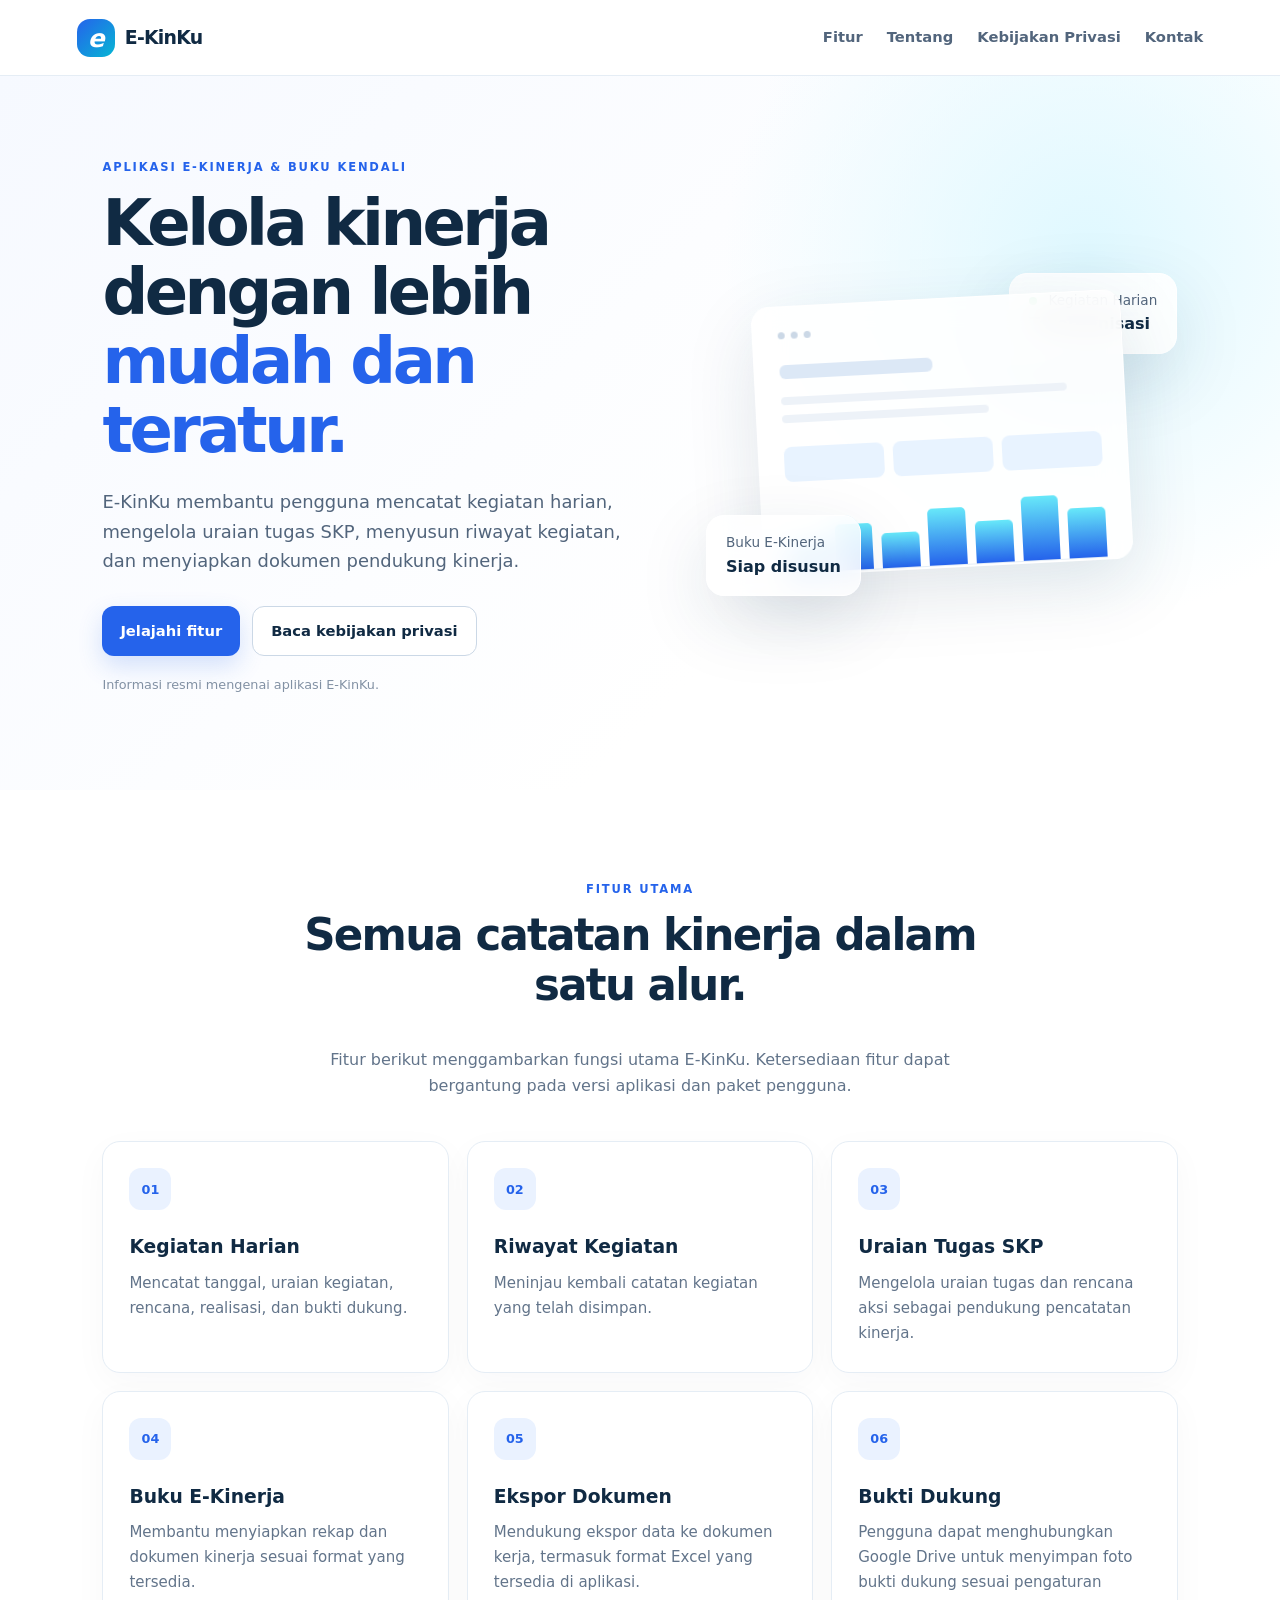
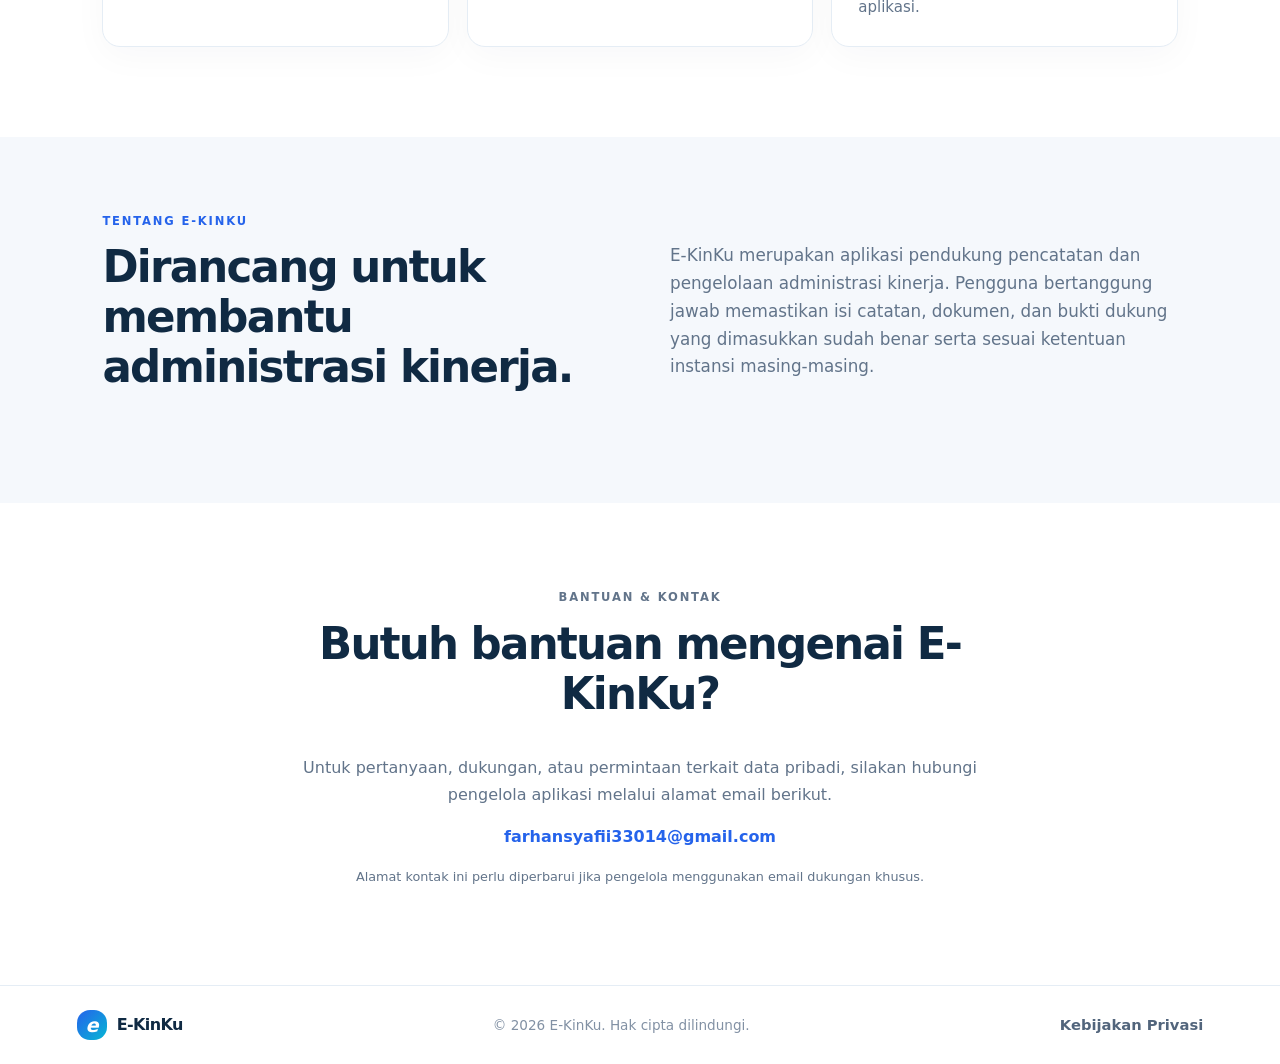
<file: index.html>
<!doctype html>
<html lang="id">
<head>
  <meta charset="utf-8">
  <meta name="viewport" content="width=device-width, initial-scale=1">
  <meta name="description" content="E-KinKu membantu pengelolaan kegiatan harian, uraian tugas SKP, riwayat kegiatan, dan Buku E-Kinerja.">
  <meta name="theme-color" content="#102a43">
  <title>E-KinKu — Aplikasi E-Kinerja dan Buku Kendali</title>
  <link rel="stylesheet" href="styles.css">
</head>
<body>
  <header class="site-header">
    <a class="brand" href="#beranda" aria-label="E-KinKu Beranda"><span class="brand-mark">e</span><span>E-KinKu</span></a>
    <nav aria-label="Navigasi utama">
      <a href="#fitur">Fitur</a>
      <a href="#tentang">Tentang</a>
      <a href="privacy-policy.html">Kebijakan Privasi</a>
      <a href="#kontak">Kontak</a>
    </nav>
  </header>

  <main>
    <section class="hero" id="beranda">
      <div class="hero-copy">
        <p class="eyebrow">APLIKASI E-KINERJA &amp; BUKU KENDALI</p>
        <h1>Kelola kinerja dengan lebih <span>mudah dan teratur.</span></h1>
        <p class="lead">E-KinKu membantu pengguna mencatat kegiatan harian, mengelola uraian tugas SKP, menyusun riwayat kegiatan, dan menyiapkan dokumen pendukung kinerja.</p>
        <div class="hero-actions">
          <a class="button primary" href="#fitur">Jelajahi fitur</a>
          <a class="button secondary" href="privacy-policy.html">Baca kebijakan privasi</a>
        </div>
        <p class="small-note">Informasi resmi mengenai aplikasi E-KinKu.</p>
      </div>
      <div class="hero-art" aria-hidden="true">
        <div class="glass-card card-top"><span class="dot"></span> Kegiatan Harian <strong>Terorganisasi</strong></div>
        <div class="glass-card card-main">
          <div class="mock-head"><span></span><span></span><span></span></div>
          <div class="mock-title"></div><div class="mock-line wide"></div><div class="mock-line"></div>
          <div class="mock-row"><i></i><i></i><i></i></div>
          <div class="mock-chart"><b></b><b></b><b></b><b></b><b></b><b></b><b></b></div>
        </div>
        <div class="glass-card card-bottom">Buku E-Kinerja <strong>Siap disusun</strong></div>
      </div>
    </section>

    <section class="section" id="fitur">
      <div class="section-heading"><p class="eyebrow">FITUR UTAMA</p><h2>Semua catatan kinerja dalam satu alur.</h2><p>Fitur berikut menggambarkan fungsi utama E-KinKu. Ketersediaan fitur dapat bergantung pada versi aplikasi dan paket pengguna.</p></div>
      <div class="feature-grid">
        <article class="feature"><div class="feature-icon">01</div><h3>Kegiatan Harian</h3><p>Mencatat tanggal, uraian kegiatan, rencana, realisasi, dan bukti dukung.</p></article>
        <article class="feature"><div class="feature-icon">02</div><h3>Riwayat Kegiatan</h3><p>Meninjau kembali catatan kegiatan yang telah disimpan.</p></article>
        <article class="feature"><div class="feature-icon">03</div><h3>Uraian Tugas SKP</h3><p>Mengelola uraian tugas dan rencana aksi sebagai pendukung pencatatan kinerja.</p></article>
        <article class="feature"><div class="feature-icon">04</div><h3>Buku E-Kinerja</h3><p>Membantu menyiapkan rekap dan dokumen kinerja sesuai format yang tersedia.</p></article>
        <article class="feature"><div class="feature-icon">05</div><h3>Ekspor Dokumen</h3><p>Mendukung ekspor data ke dokumen kerja, termasuk format Excel yang tersedia di aplikasi.</p></article>
        <article class="feature"><div class="feature-icon">06</div><h3>Bukti Dukung</h3><p>Pengguna dapat menghubungkan Google Drive untuk menyimpan foto bukti dukung sesuai pengaturan aplikasi.</p></article>
      </div>
    </section>

    <section class="about" id="tentang">
      <div><p class="eyebrow">TENTANG E-KINKU</p><h2>Dirancang untuk membantu administrasi kinerja.</h2></div>
      <p>E-KinKu merupakan aplikasi pendukung pencatatan dan pengelolaan administrasi kinerja. Pengguna bertanggung jawab memastikan isi catatan, dokumen, dan bukti dukung yang dimasukkan sudah benar serta sesuai ketentuan instansi masing-masing.</p>
    </section>

    <section class="contact" id="kontak">
      <p class="eyebrow">BANTUAN &amp; KONTAK</p><h2>Butuh bantuan mengenai E-KinKu?</h2>
      <p>Untuk pertanyaan, dukungan, atau permintaan terkait data pribadi, silakan hubungi pengelola aplikasi melalui alamat email berikut.</p>
      <p class="contact-email">farhansyafii33014@gmail.com</p>
      <p class="small-note">Alamat kontak ini perlu diperbarui jika pengelola menggunakan email dukungan khusus.</p>
    </section>
  </main>

  <footer><a class="brand footer-brand" href="#beranda"><span class="brand-mark">e</span><span>E-KinKu</span></a><p>© <span id="year"></span> E-KinKu. Hak cipta dilindungi.</p><a href="privacy-policy.html">Kebijakan Privasi</a></footer>
  <script>document.getElementById('year').textContent = new Date().getFullYear();</script>
</body>
</html>
</file>
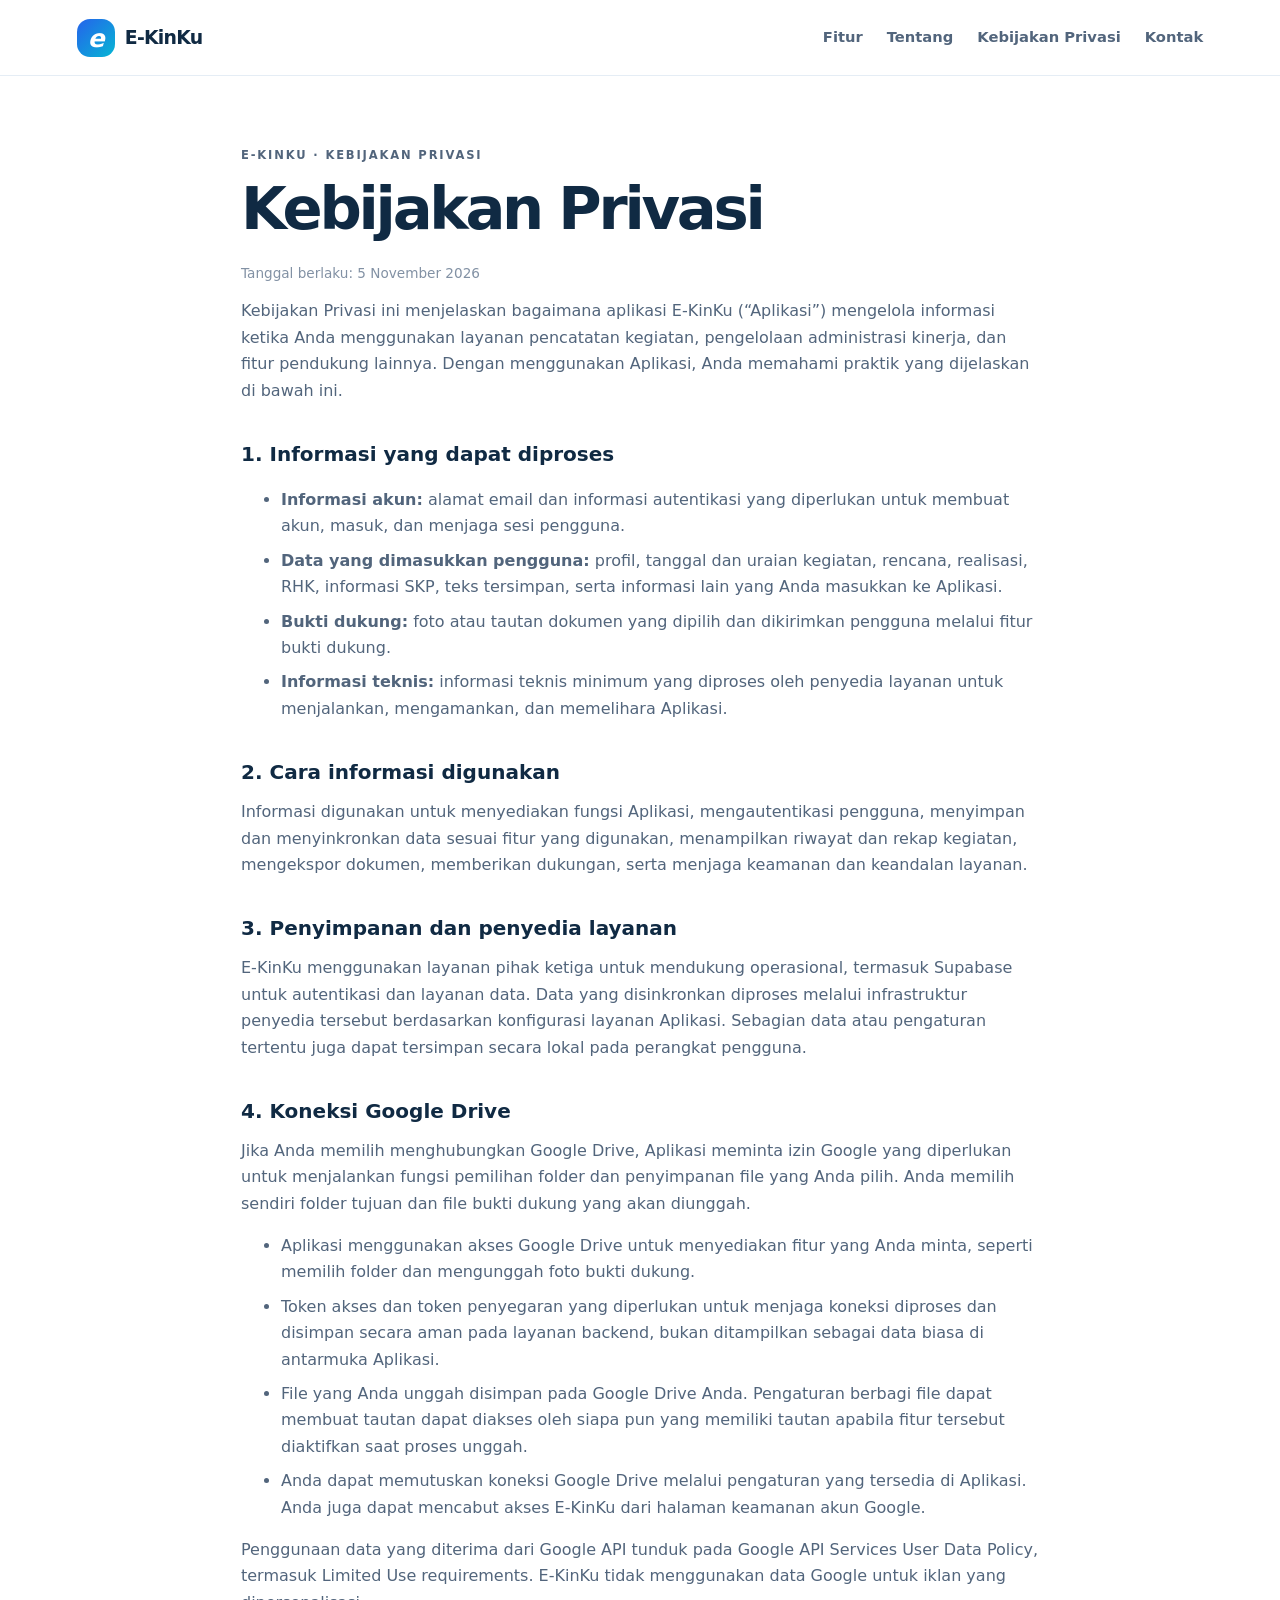
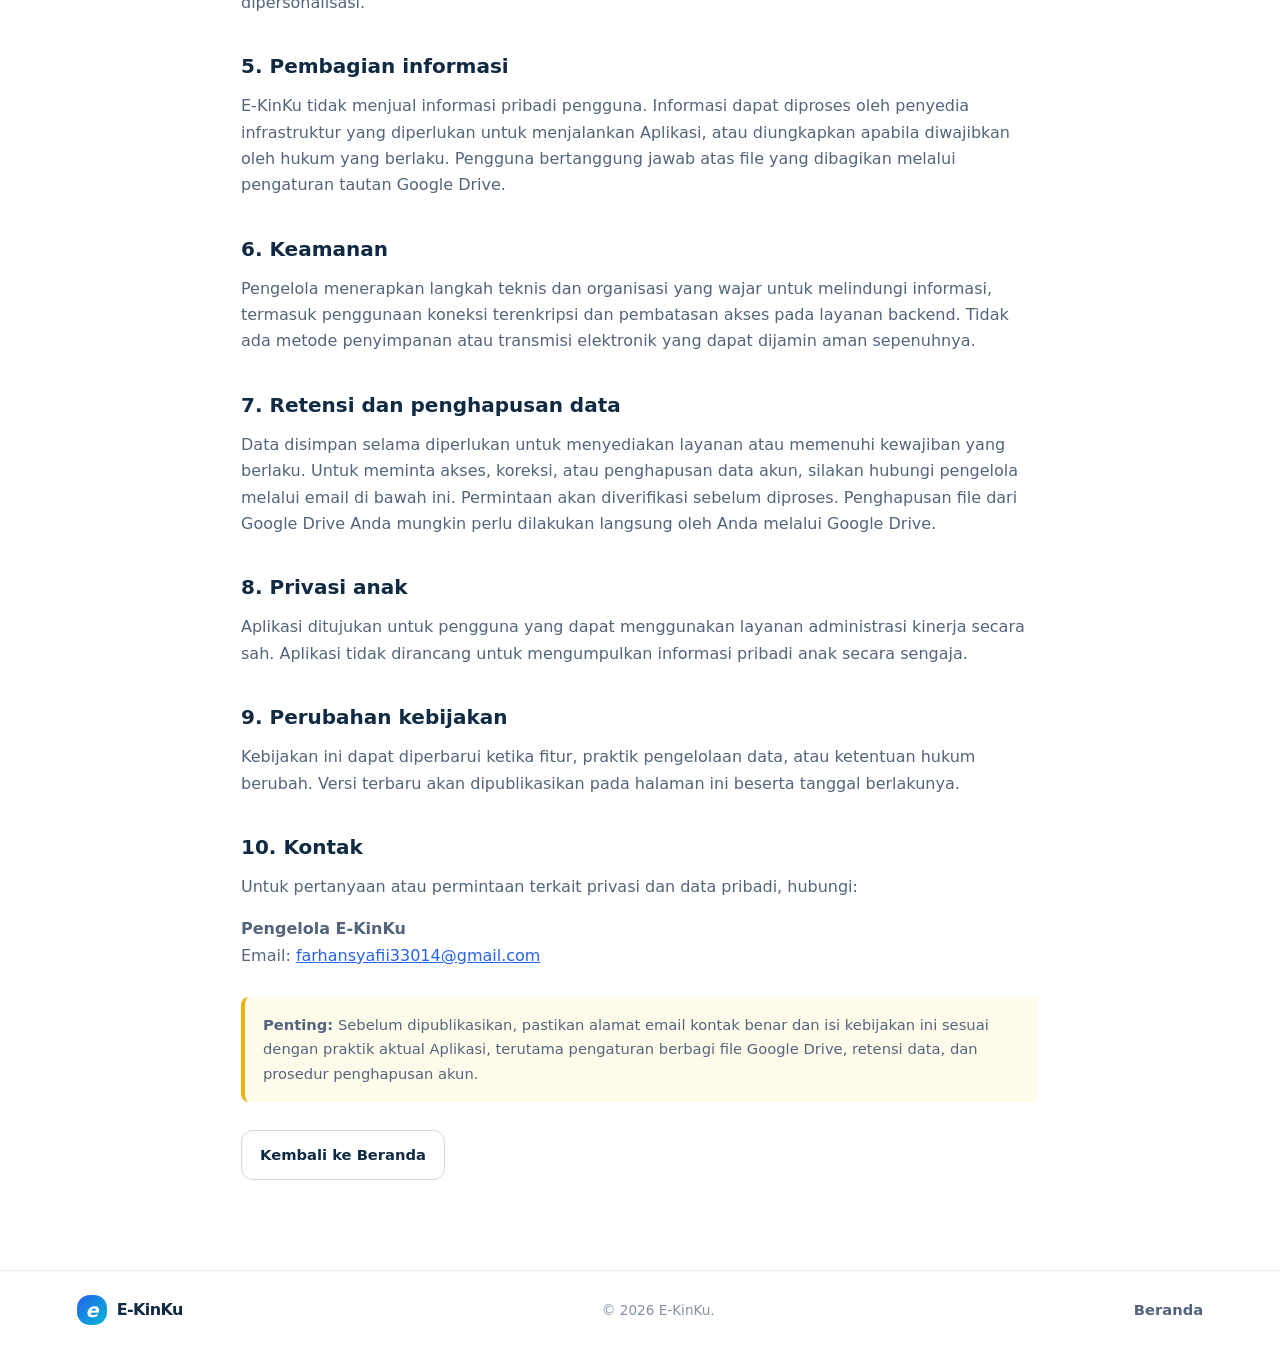
<file: privacy-policy.html>
<!doctype html>
<html lang="id">
<head>
  <meta charset="utf-8">
  <meta name="viewport" content="width=device-width, initial-scale=1">
  <meta name="description" content="Kebijakan Privasi E-KinKu mengenai pengumpulan, penggunaan, penyimpanan, dan perlindungan data pengguna.">
  <meta name="theme-color" content="#102a43">
  <title>Kebijakan Privasi — E-KinKu</title>
  <link rel="stylesheet" href="styles.css">
</head>
<body>
  <header class="site-header">
    <a class="brand" href="index.html"><span class="brand-mark">e</span><span>E-KinKu</span></a>
    <nav aria-label="Navigasi utama"><a href="index.html#fitur">Fitur</a><a href="index.html#tentang">Tentang</a><a href="privacy-policy.html" aria-current="page">Kebijakan Privasi</a><a href="index.html#kontak">Kontak</a></nav>
  </header>
  <main class="policy-wrap">
    <p class="eyebrow">E-KINKU · KEBIJAKAN PRIVASI</p>
    <h1>Kebijakan Privasi</h1>
    <p class="policy-meta">Tanggal berlaku: 5 November 2026</p>
    <p>Kebijakan Privasi ini menjelaskan bagaimana aplikasi E-KinKu (“Aplikasi”) mengelola informasi ketika Anda menggunakan layanan pencatatan kegiatan, pengelolaan administrasi kinerja, dan fitur pendukung lainnya. Dengan menggunakan Aplikasi, Anda memahami praktik yang dijelaskan di bawah ini.</p>

    <h2>1. Informasi yang dapat diproses</h2>
    <ul>
      <li><strong>Informasi akun:</strong> alamat email dan informasi autentikasi yang diperlukan untuk membuat akun, masuk, dan menjaga sesi pengguna.</li>
      <li><strong>Data yang dimasukkan pengguna:</strong> profil, tanggal dan uraian kegiatan, rencana, realisasi, RHK, informasi SKP, teks tersimpan, serta informasi lain yang Anda masukkan ke Aplikasi.</li>
      <li><strong>Bukti dukung:</strong> foto atau tautan dokumen yang dipilih dan dikirimkan pengguna melalui fitur bukti dukung.</li>
      <li><strong>Informasi teknis:</strong> informasi teknis minimum yang diproses oleh penyedia layanan untuk menjalankan, mengamankan, dan memelihara Aplikasi.</li>
    </ul>

    <h2>2. Cara informasi digunakan</h2>
    <p>Informasi digunakan untuk menyediakan fungsi Aplikasi, mengautentikasi pengguna, menyimpan dan menyinkronkan data sesuai fitur yang digunakan, menampilkan riwayat dan rekap kegiatan, mengekspor dokumen, memberikan dukungan, serta menjaga keamanan dan keandalan layanan.</p>

    <h2>3. Penyimpanan dan penyedia layanan</h2>
    <p>E-KinKu menggunakan layanan pihak ketiga untuk mendukung operasional, termasuk Supabase untuk autentikasi dan layanan data. Data yang disinkronkan diproses melalui infrastruktur penyedia tersebut berdasarkan konfigurasi layanan Aplikasi. Sebagian data atau pengaturan tertentu juga dapat tersimpan secara lokal pada perangkat pengguna.</p>

    <h2>4. Koneksi Google Drive</h2>
    <p>Jika Anda memilih menghubungkan Google Drive, Aplikasi meminta izin Google yang diperlukan untuk menjalankan fungsi pemilihan folder dan penyimpanan file yang Anda pilih. Anda memilih sendiri folder tujuan dan file bukti dukung yang akan diunggah.</p>
    <ul>
      <li>Aplikasi menggunakan akses Google Drive untuk menyediakan fitur yang Anda minta, seperti memilih folder dan mengunggah foto bukti dukung.</li>
      <li>Token akses dan token penyegaran yang diperlukan untuk menjaga koneksi diproses dan disimpan secara aman pada layanan backend, bukan ditampilkan sebagai data biasa di antarmuka Aplikasi.</li>
      <li>File yang Anda unggah disimpan pada Google Drive Anda. Pengaturan berbagi file dapat membuat tautan dapat diakses oleh siapa pun yang memiliki tautan apabila fitur tersebut diaktifkan saat proses unggah.</li>
      <li>Anda dapat memutuskan koneksi Google Drive melalui pengaturan yang tersedia di Aplikasi. Anda juga dapat mencabut akses E-KinKu dari halaman keamanan akun Google.</li>
    </ul>
    <p>Penggunaan data yang diterima dari Google API tunduk pada Google API Services User Data Policy, termasuk Limited Use requirements. E-KinKu tidak menggunakan data Google untuk iklan yang dipersonalisasi.</p>

    <h2>5. Pembagian informasi</h2>
    <p>E-KinKu tidak menjual informasi pribadi pengguna. Informasi dapat diproses oleh penyedia infrastruktur yang diperlukan untuk menjalankan Aplikasi, atau diungkapkan apabila diwajibkan oleh hukum yang berlaku. Pengguna bertanggung jawab atas file yang dibagikan melalui pengaturan tautan Google Drive.</p>

    <h2>6. Keamanan</h2>
    <p>Pengelola menerapkan langkah teknis dan organisasi yang wajar untuk melindungi informasi, termasuk penggunaan koneksi terenkripsi dan pembatasan akses pada layanan backend. Tidak ada metode penyimpanan atau transmisi elektronik yang dapat dijamin aman sepenuhnya.</p>

    <h2>7. Retensi dan penghapusan data</h2>
    <p>Data disimpan selama diperlukan untuk menyediakan layanan atau memenuhi kewajiban yang berlaku. Untuk meminta akses, koreksi, atau penghapusan data akun, silakan hubungi pengelola melalui email di bawah ini. Permintaan akan diverifikasi sebelum diproses. Penghapusan file dari Google Drive Anda mungkin perlu dilakukan langsung oleh Anda melalui Google Drive.</p>

    <h2>8. Privasi anak</h2>
    <p>Aplikasi ditujukan untuk pengguna yang dapat menggunakan layanan administrasi kinerja secara sah. Aplikasi tidak dirancang untuk mengumpulkan informasi pribadi anak secara sengaja.</p>

    <h2>9. Perubahan kebijakan</h2>
    <p>Kebijakan ini dapat diperbarui ketika fitur, praktik pengelolaan data, atau ketentuan hukum berubah. Versi terbaru akan dipublikasikan pada halaman ini beserta tanggal berlakunya.</p>

    <h2>10. Kontak</h2>
    <p>Untuk pertanyaan atau permintaan terkait privasi dan data pribadi, hubungi:</p>
    <p><strong>Pengelola E-KinKu</strong><br>Email: <a href="mailto:farhansyafii33014@gmail.com">farhansyafii33014@gmail.com</a></p>
    <p class="policy-warning"><strong>Penting:</strong> Sebelum dipublikasikan, pastikan alamat email kontak benar dan isi kebijakan ini sesuai dengan praktik aktual Aplikasi, terutama pengaturan berbagi file Google Drive, retensi data, dan prosedur penghapusan akun.</p>
    <a class="button secondary" href="index.html">Kembali ke Beranda</a>
  </main>
  <footer><a class="brand footer-brand" href="index.html"><span class="brand-mark">e</span><span>E-KinKu</span></a><p>© <span id="year"></span> E-KinKu.</p><a href="index.html">Beranda</a></footer>
  <script>document.getElementById('year').textContent = new Date().getFullYear();</script>
</body>
</html>
</file>
<file: styles.css>
:root{--navy:#102a43;--blue:#2563eb;--cyan:#67e8f9;--ink:#172b4d;--muted:#62748a;--line:#e5edf5;--surface:#f5f8fc}*{box-sizing:border-box}html{scroll-behavior:smooth}body{margin:0;font-family:Inter,ui-sans-serif,system-ui,-apple-system,"Segoe UI",sans-serif;color:var(--ink);line-height:1.65;background:#fff}.site-header{height:auto;min-height:76px;padding:16px max(6vw,24px);display:flex;align-items:center;justify-content:space-between;gap:24px;border-bottom:1px solid var(--line);background:#fff}.brand{display:inline-flex;align-items:center;gap:10px;text-decoration:none;color:var(--navy);font-size:1.18rem;font-weight:800;letter-spacing:-.04em}.brand-mark{display:grid;place-items:center;width:38px;height:38px;border-radius:13px;background:linear-gradient(135deg,#2563eb,#06b6d4);color:#fff;font-size:1.55rem;font-weight:800;font-style:italic}nav{display:flex;gap:24px;flex-wrap:wrap}nav a,footer>a{color:#52657c;text-decoration:none;font-size:.92rem;font-weight:600}nav a:hover,footer>a:hover{color:var(--blue)}.hero{min-height:570px;padding:82px max(8vw,28px);display:grid;grid-template-columns:1.08fr .92fr;align-items:center;gap:50px;background:radial-gradient(circle at 85% 25%,#dff8ff 0,transparent 30%),linear-gradient(135deg,#f6f9ff,#fff 65%)}.eyebrow{font-size:.72rem;letter-spacing:.16em;font-weight:800;color:var(--blue)}h1,h2,h3,p{margin-top:0}h1{font-size:clamp(2.6rem,5vw,4.5rem);line-height:1.08;letter-spacing:-.055em;color:var(--navy);max-width:720px;margin-bottom:22px}h1 span{color:var(--blue)}.lead{font-size:1.12rem;color:#52657c;max-width:650px}.hero-actions{display:flex;gap:12px;flex-wrap:wrap;margin:30px 0 18px}.button{display:inline-flex;align-items:center;justify-content:center;padding:12px 18px;border-radius:12px;text-decoration:none;font-weight:750;font-size:.92rem}.primary{background:var(--blue);color:#fff;box-shadow:0 10px 24px #2563eb30}.secondary{border:1px solid #cbd8e6;color:var(--navy);background:#fff}.small-note{font-size:.8rem;color:#8291a4}.hero-art{height:390px;position:relative;display:grid;place-items:center}.glass-card{position:absolute;background:#ffffffd9;border:1px solid #fff;box-shadow:0 24px 70px #163b5b20;backdrop-filter:blur(16px);border-radius:18px}.card-main{width:min(370px,90%);height:270px;padding:25px;transform:rotate(-3deg)}.mock-head{display:flex;gap:6px}.mock-head span{width:7px;height:7px;background:#cbd8e6;border-radius:50%}.mock-title{width:48%;height:14px;background:#dce8f6;border-radius:6px;margin:26px 0 18px}.mock-line{height:8px;width:65%;background:#edf2f8;border-radius:8px;margin:10px 0}.mock-line.wide{width:90%}.mock-row{display:flex;gap:9px;margin:24px 0}.mock-row i{height:35px;flex:1;border-radius:8px;background:#e8f3ff}.mock-chart{height:68px;display:flex;align-items:end;gap:9px;border-bottom:1px solid #e4edf7}.mock-chart b{flex:1;border-radius:5px 5px 0 0;background:linear-gradient(#67e8f9,#2563eb);height:40%}.mock-chart b:nth-child(2){height:68%}.mock-chart b:nth-child(3){height:52%}.mock-chart b:nth-child(4){height:85%}.mock-chart b:nth-child(5){height:62%}.mock-chart b:nth-child(6){height:96%}.mock-chart b:nth-child(7){height:75%}.card-top,.card-bottom{padding:15px 19px;font-size:.85rem;color:#52657c}.card-top{top:35px;right:0}.card-bottom{bottom:32px;left:0}.card-top strong,.card-bottom strong{display:block;color:var(--navy);font-size:1rem}.dot{display:inline-block;width:8px;height:8px;border-radius:50%;background:#22c55e;margin-right:7px}.section{padding:90px max(8vw,28px)}.section-heading{text-align:center;max-width:680px;margin:0 auto 42px}.section-heading h2,.about h2,.contact h2{font-size:clamp(2rem,3.4vw,3rem);line-height:1.15;letter-spacing:-.04em;color:var(--navy)}.section-heading>p:last-child{color:var(--muted)}.feature-grid{display:grid;grid-template-columns:repeat(3,1fr);gap:18px;max-width:1150px;margin:auto}.feature{padding:26px;border:1px solid var(--line);border-radius:18px;background:#fff;box-shadow:0 10px 35px #102a4308}.feature-icon{width:42px;height:42px;display:grid;place-items:center;border-radius:12px;background:#eaf2ff;color:var(--blue);font-weight:850;font-size:.8rem;margin-bottom:22px}.feature h3{color:var(--navy);margin-bottom:8px}.feature p{color:var(--muted);font-size:.94rem;margin-bottom:0}.about{padding:75px max(8vw,28px);display:grid;grid-template-columns:1fr 1fr;gap:60px;align-items:center;background:var(--surface)}.about p:last-child{color:var(--muted);font-size:1.05rem}.contact{padding:85px 24px;text-align:center;max-width:760px;margin:auto}.contact p{color:var(--muted)}.contact-email{font-weight:800;color:var(--blue)!important}footer{padding:24px max(6vw,24px);border-top:1px solid var(--line);display:flex;align-items:center;justify-content:space-between;gap:20px;flex-wrap:wrap}footer p{margin:0;color:#8291a4;font-size:.85rem}.footer-brand{font-size:1rem}.footer-brand .brand-mark{width:30px;height:30px;font-size:1.2rem}.policy-wrap{max-width:850px;margin:0 auto;padding:70px 26px 90px}.policy-wrap h1{font-size:clamp(2.5rem,5vw,3.7rem)}.policy-wrap h2{font-size:1.25rem;color:var(--navy);margin:34px 0 10px}.policy-wrap p,.policy-wrap li{color:#52657c}.policy-wrap li{margin:8px 0}.policy-meta{font-size:.85rem;color:#8291a4!important}.policy-warning{padding:16px 18px;border-left:4px solid #eab308;background:#fffbeb;border-radius:8px;font-size:.92rem;margin:28px 0}.policy-wrap a:not(.button){color:var(--blue)}@media(max-width:800px){.site-header{align-items:flex-start;flex-direction:column}.hero{grid-template-columns:1fr;padding-top:60px}.hero-art{height:330px}.feature-grid{grid-template-columns:repeat(2,1fr)}.about{grid-template-columns:1fr;gap:10px}}@media(max-width:520px){nav{gap:12px}.hero{padding-left:22px;padding-right:22px}.feature-grid{grid-template-columns:1fr}.hero-art{transform:scale(.92);margin:0 -12px}.section,.about{padding-left:22px;padding-right:22px}footer{align-items:flex-start;flex-direction:column}}
</file>
